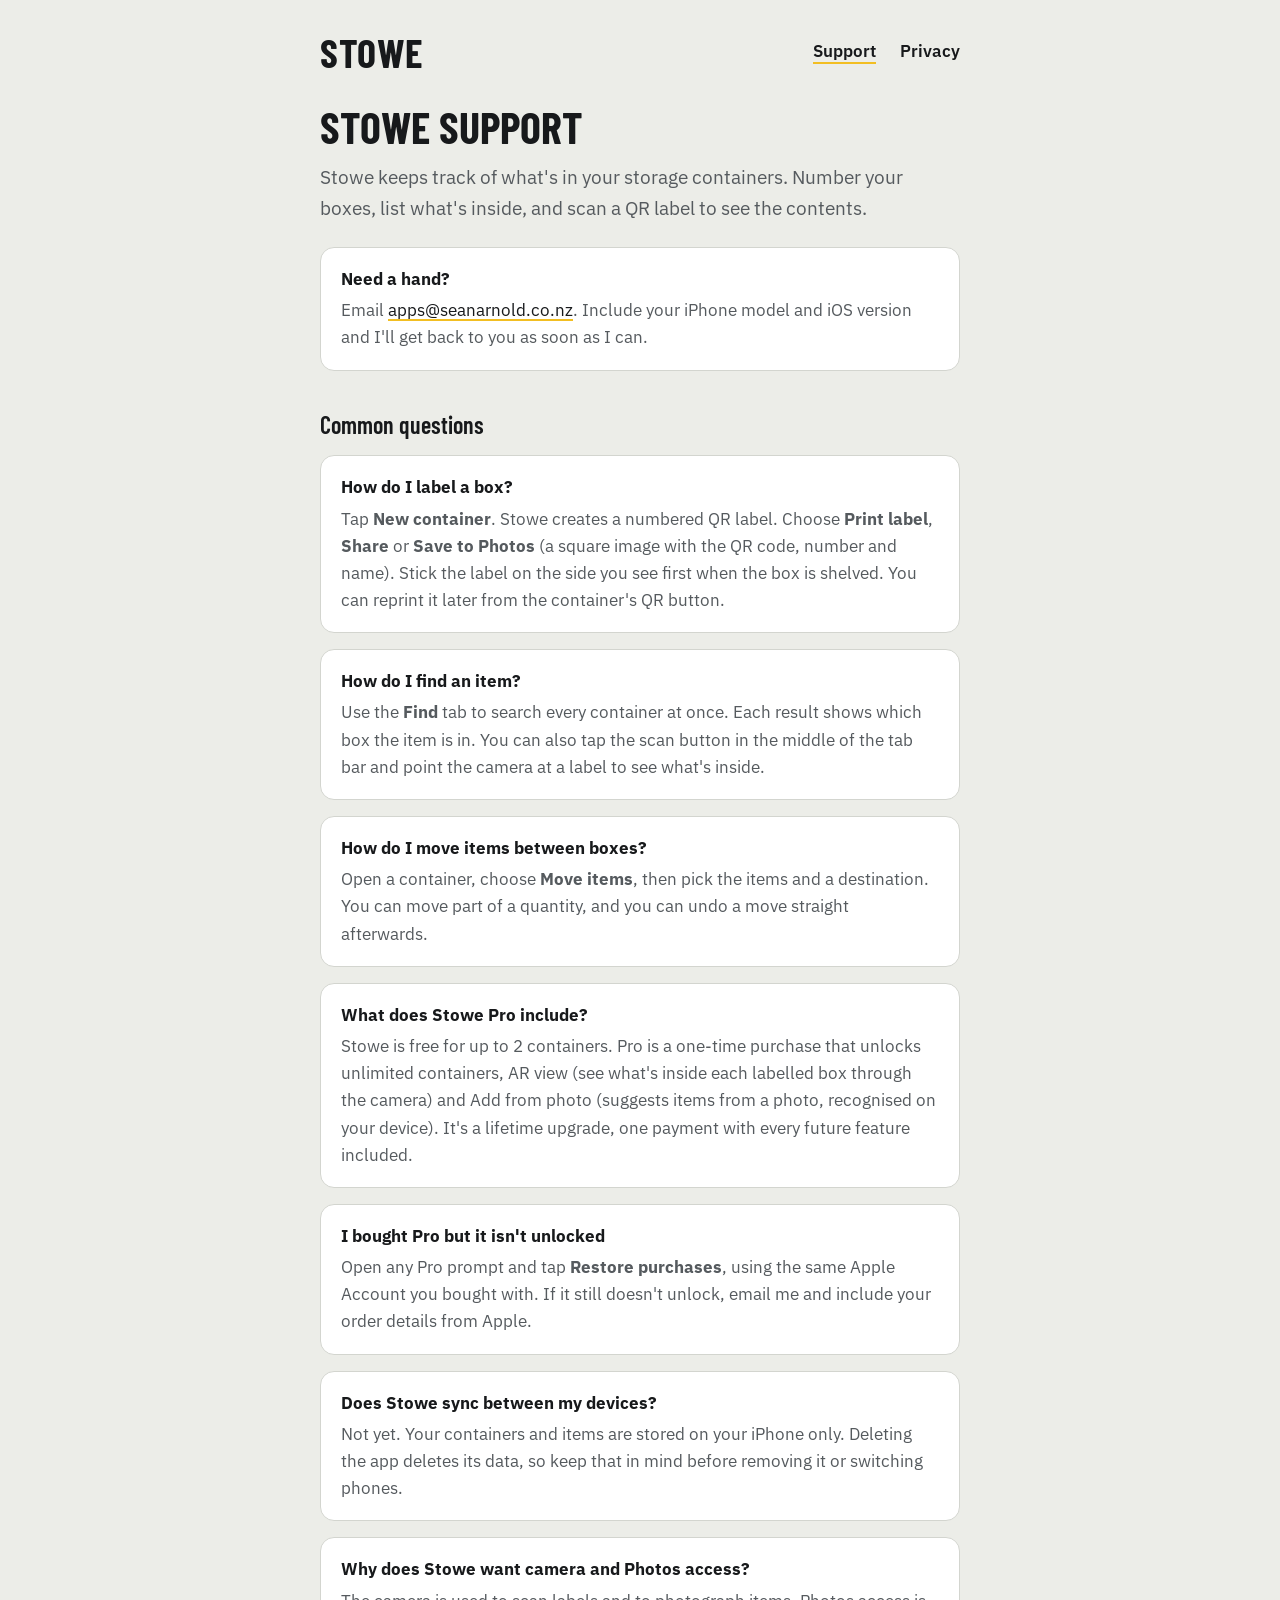
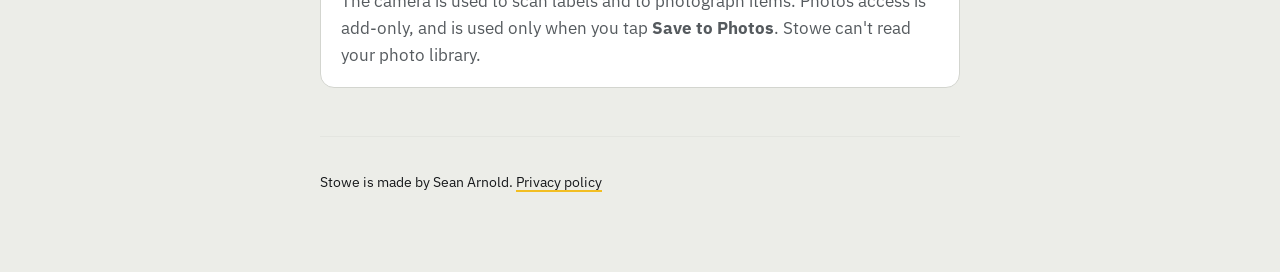
<file: index.html>
<!doctype html>
<html lang="en">
<head>
  <meta charset="utf-8">
  <meta name="viewport" content="width=device-width, initial-scale=1">
  <title>Stowe Support</title>
  <meta name="description" content="Help and support for Stowe, the iPhone app for organising storage containers.">
  <link rel="preconnect" href="https://fonts.googleapis.com">
  <link rel="preconnect" href="https://fonts.gstatic.com" crossorigin>
  <link href="https://fonts.googleapis.com/css2?family=Barlow+Condensed:wght@600;700&family=IBM+Plex+Sans:wght@400;600&display=swap" rel="stylesheet">
  <link rel="stylesheet" href="style.css">
</head>
<body>
<main>
  <header>
    <a class="brand" href="./">Stowe</a>
    <nav>
      <a href="./" aria-current="page">Support</a>
      <a href="privacy.html">Privacy</a>
    </nav>
  </header>

  <h1>Stowe support</h1>
  <p class="lede">Stowe keeps track of what's in your storage containers. Number your boxes, list what's inside, and scan a QR label to see the contents.</p>

  <div class="card">
    <h3>Need a hand?</h3>
    <p>Email <a href="mailto:apps@seanarnold.co.nz?subject=Stowe%20support">apps@seanarnold.co.nz</a>. Include your iPhone model and iOS version and I'll get back to you as soon as I can.</p>
  </div>

  <h2>Common questions</h2>

  <div class="card">
    <h3>How do I label a box?</h3>
    <p>Tap <strong>New container</strong>. Stowe creates a numbered QR label. Choose <strong>Print label</strong>, <strong>Share</strong> or <strong>Save to Photos</strong> (a square image with the QR code, number and name). Stick the label on the side you see first when the box is shelved. You can reprint it later from the container's QR button.</p>
  </div>

  <div class="card">
    <h3>How do I find an item?</h3>
    <p>Use the <strong>Find</strong> tab to search every container at once. Each result shows which box the item is in. You can also tap the scan button in the middle of the tab bar and point the camera at a label to see what's inside.</p>
  </div>

  <div class="card">
    <h3>How do I move items between boxes?</h3>
    <p>Open a container, choose <strong>Move items</strong>, then pick the items and a destination. You can move part of a quantity, and you can undo a move straight afterwards.</p>
  </div>

  <div class="card">
    <h3>What does Stowe Pro include?</h3>
    <p>Stowe is free for up to 2 containers. Pro is a one-time purchase that unlocks unlimited containers, AR view (see what's inside each labelled box through the camera) and Add from photo (suggests items from a photo, recognised on your device). It's a lifetime upgrade, one payment with every future feature included.</p>
  </div>

  <div class="card">
    <h3>I bought Pro but it isn't unlocked</h3>
    <p>Open any Pro prompt and tap <strong>Restore purchases</strong>, using the same Apple Account you bought with. If it still doesn't unlock, email me and include your order details from Apple.</p>
  </div>

  <div class="card">
    <h3>Does Stowe sync between my devices?</h3>
    <p>Not yet. Your containers and items are stored on your iPhone only. Deleting the app deletes its data, so keep that in mind before removing it or switching phones.</p>
  </div>

  <div class="card">
    <h3>Why does Stowe want camera and Photos access?</h3>
    <p>The camera is used to scan labels and to photograph items. Photos access is add-only, and is used only when you tap <strong>Save to Photos</strong>. Stowe can't read your photo library.</p>
  </div>

  <footer>
    <p>Stowe is made by Sean Arnold. <a href="privacy.html">Privacy policy</a></p>
  </footer>
</main>
</body>
</html>
</file>
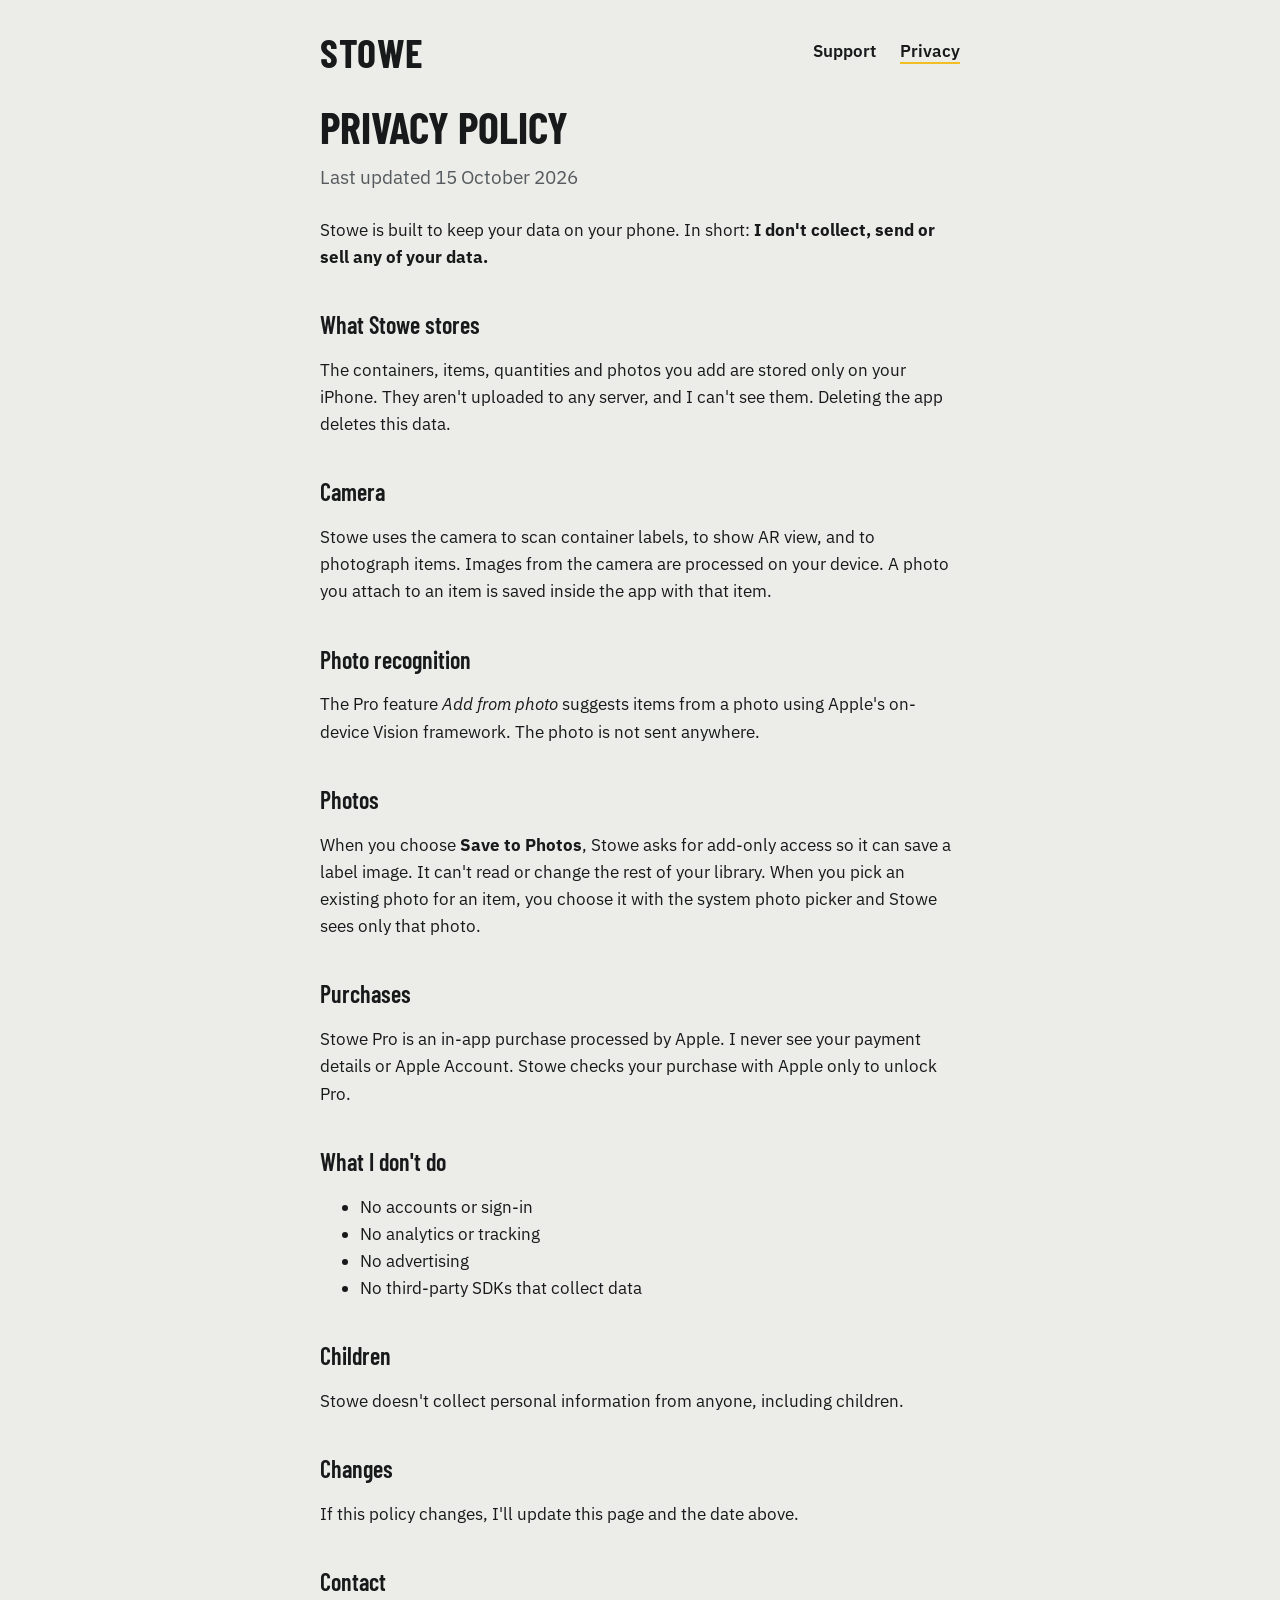
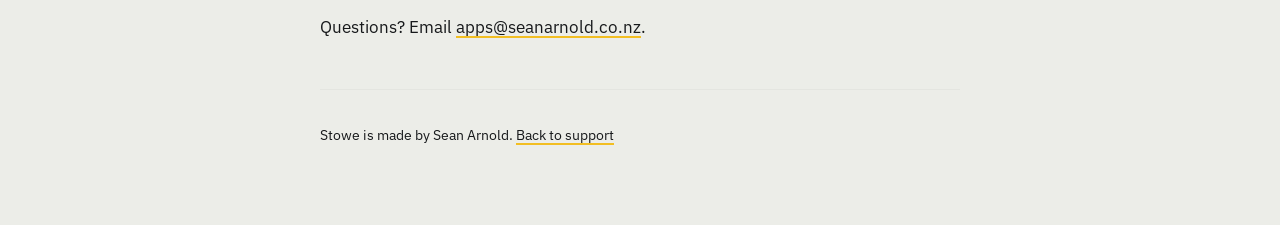
<file: privacy.html>
<!doctype html>
<html lang="en">
<head>
  <meta charset="utf-8">
  <meta name="viewport" content="width=device-width, initial-scale=1">
  <title>Stowe Privacy Policy</title>
  <meta name="description" content="Privacy policy for Stowe, the iPhone app for organising storage containers.">
  <link rel="preconnect" href="https://fonts.googleapis.com">
  <link rel="preconnect" href="https://fonts.gstatic.com" crossorigin>
  <link href="https://fonts.googleapis.com/css2?family=Barlow+Condensed:wght@600;700&family=IBM+Plex+Sans:wght@400;600&display=swap" rel="stylesheet">
  <link rel="stylesheet" href="style.css">
</head>
<body>
<main>
  <header>
    <a class="brand" href="./">Stowe</a>
    <nav>
      <a href="./">Support</a>
      <a href="privacy.html" aria-current="page">Privacy</a>
    </nav>
  </header>

  <h1>Privacy policy</h1>
  <p class="lede">Last updated 15 October 2026</p>

  <p>Stowe is built to keep your data on your phone. In short: <strong>I don't collect, send or sell any of your data.</strong></p>

  <h2>What Stowe stores</h2>
  <p>The containers, items, quantities and photos you add are stored only on your iPhone. They aren't uploaded to any server, and I can't see them. Deleting the app deletes this data.</p>

  <h2>Camera</h2>
  <p>Stowe uses the camera to scan container labels, to show AR view, and to photograph items. Images from the camera are processed on your device. A photo you attach to an item is saved inside the app with that item.</p>

  <h2>Photo recognition</h2>
  <p>The Pro feature <em>Add from photo</em> suggests items from a photo using Apple's on-device Vision framework. The photo is not sent anywhere.</p>

  <h2>Photos</h2>
  <p>When you choose <strong>Save to Photos</strong>, Stowe asks for add-only access so it can save a label image. It can't read or change the rest of your library. When you pick an existing photo for an item, you choose it with the system photo picker and Stowe sees only that photo.</p>

  <h2>Purchases</h2>
  <p>Stowe Pro is an in-app purchase processed by Apple. I never see your payment details or Apple Account. Stowe checks your purchase with Apple only to unlock Pro.</p>

  <h2>What I don't do</h2>
  <ul>
    <li>No accounts or sign-in</li>
    <li>No analytics or tracking</li>
    <li>No advertising</li>
    <li>No third-party SDKs that collect data</li>
  </ul>

  <h2>Children</h2>
  <p>Stowe doesn't collect personal information from anyone, including children.</p>

  <h2>Changes</h2>
  <p>If this policy changes, I'll update this page and the date above.</p>

  <h2>Contact</h2>
  <p>Questions? Email <a href="mailto:apps@seanarnold.co.nz?subject=Stowe%20privacy">apps@seanarnold.co.nz</a>.</p>

  <footer>
    <p>Stowe is made by Sean Arnold. <a href="./">Back to support</a></p>
  </footer>
</main>
</body>
</html>
</file>
<file: style.css>
:root {
  --bg: #ecede8;
  --ink: #17191b;
  --accent: #f2be22;
  --card: #ffffff;
  --border: #d3d5cf;
  --secondary: #555a5e;
  --divider: #e4e5e0;
}
@media (prefers-color-scheme: dark) {
  :root {
    --bg: #17191b;
    --ink: #ecede8;
    --card: #222527;
    --border: #3a3e41;
    --secondary: #a3a8ab;
    --divider: #2e3234;
  }
}
* { box-sizing: border-box; }
body {
  margin: 0;
  background: var(--bg);
  color: var(--ink);
  font: 17px/1.6 "IBM Plex Sans", -apple-system, system-ui, sans-serif;
}
main { max-width: 680px; margin: 0 auto; padding: 32px 20px 64px; }
header { display: flex; align-items: center; justify-content: space-between; margin-bottom: 32px; }
.brand { font: 700 40px/1 "Barlow Condensed", Impact, sans-serif; letter-spacing: .5px; color: var(--ink); text-decoration: none; text-transform: uppercase; }
nav a { color: var(--ink); font-weight: 600; margin-left: 20px; text-decoration: none; border-bottom: 2px solid transparent; }
nav a:hover, nav a[aria-current] { border-bottom-color: var(--accent); }
h1 { font: 700 44px/1.05 "Barlow Condensed", Impact, sans-serif; text-transform: uppercase; margin: 0 0 12px; }
h2 { font: 600 24px/1.2 "Barlow Condensed", Impact, sans-serif; margin: 40px 0 8px; }
p, li { color: var(--ink); }
.lede { color: var(--secondary); font-size: 19px; margin: 0 0 24px; }
.card { background: var(--card); border: 1.5px solid var(--border); border-radius: 14px; padding: 18px 20px; margin: 16px 0; }
.card h3 { margin: 0 0 4px; font-size: 17px; }
.card p { margin: 0; color: var(--secondary); }
.badge { display: inline-block; background: var(--accent); color: #17191b; font: 700 22px/1 "Barlow Condensed", Impact, sans-serif; padding: 4px 9px 3px; border-radius: 6px; }
.button { display: inline-block; background: var(--accent); color: #17191b; font-weight: 600; padding: 12px 20px; border-radius: 14px; text-decoration: none; }
a { color: var(--ink); text-underline-offset: 3px; text-decoration-color: var(--accent); text-decoration-thickness: 2px; }
.button { text-decoration: none; }
footer { margin-top: 48px; padding-top: 20px; border-top: 1.5px solid var(--divider); color: var(--secondary); font-size: 14px; }
</file>
